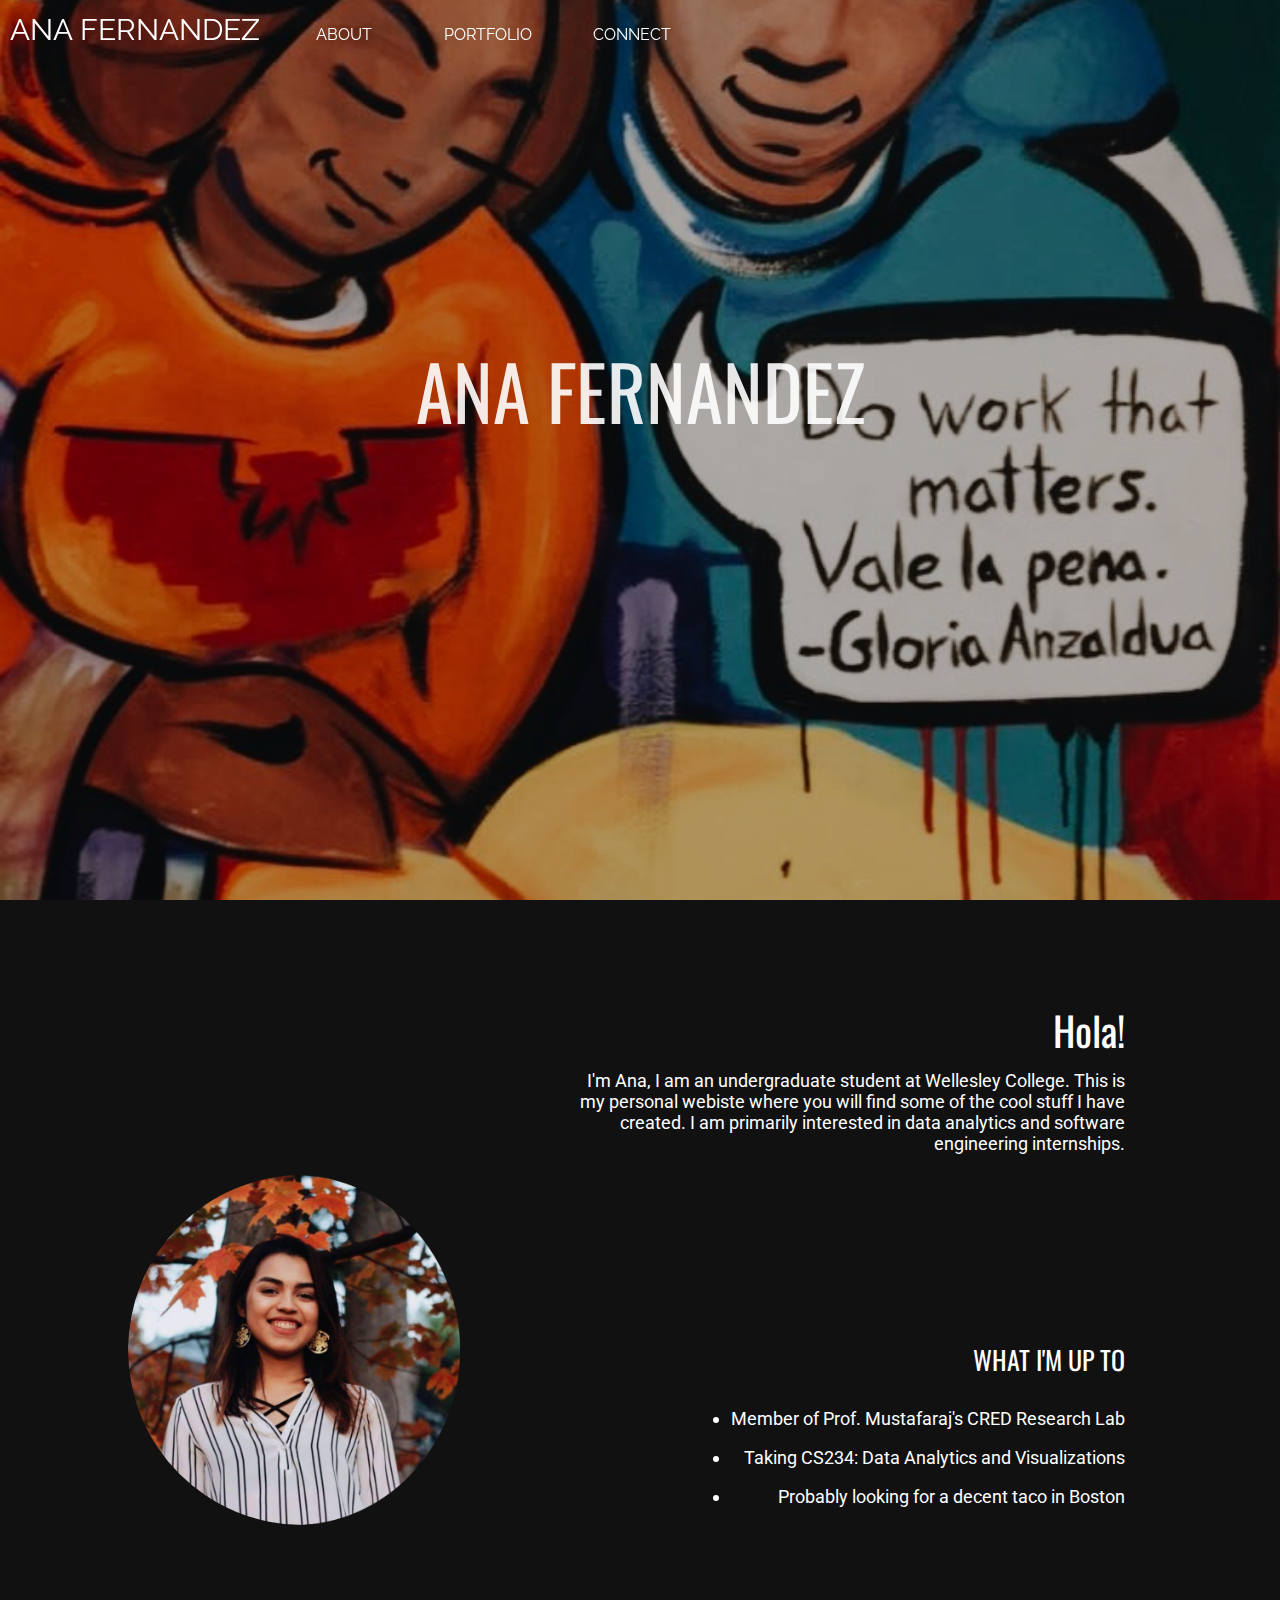
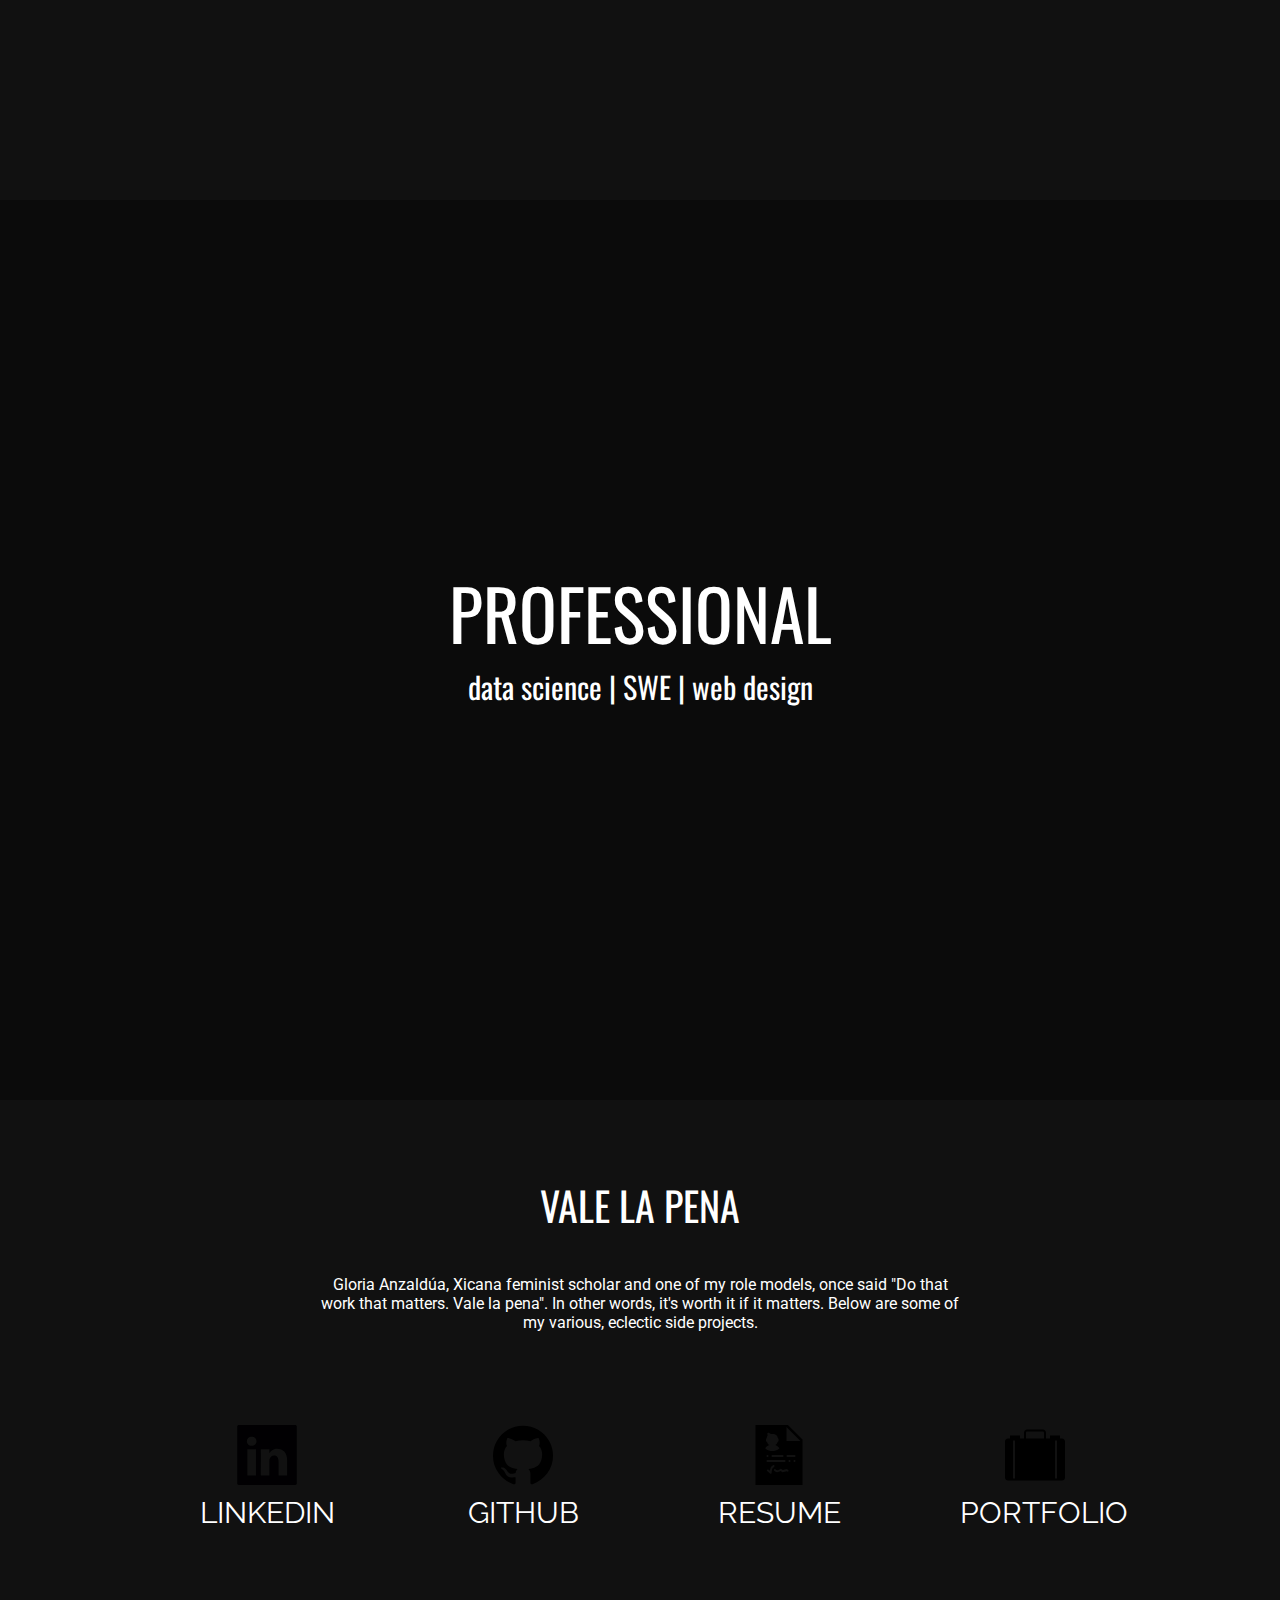
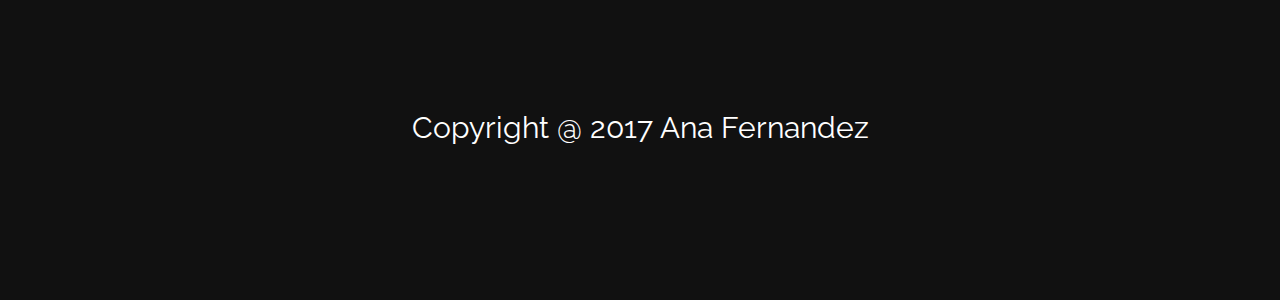
<file: version_one/index.html>
<!-- All code made by Ana Fernandez! -->
<html>
  <head>
    <title>ANA FERNANDEZ</title>
    <link rel="icon" href="assets/img/icon.png">
    <link rel="stylesheet" type="text/css" href="assets/css/style.css">
    <link href="https://fonts.googleapis.com/css?family=Oswald:300|Raleway|Roboto:300" rel="stylesheet">
    <link href="https://fonts.googleapis.com/css?family=Raleway" rel="stylesheet">
    <script src="https://ajax.googleapis.com/ajax/libs/jquery/1.11.0/jquery.min.js"></script>
    <script src="assets/javascript/script.js"></script>
    <script src="//ajax.googleapis.com/ajax/libs/jquery/2.1.1/jquery.min.js"></script>
    <script src="assets/javascript/responsive-nav.min.js"></script>
  </head>

<body>
  
<!-- NAV BAR -->
<nav class="navbar">
  <ul>
    <a class="nav-title" href="#main-section">
      ANA FERNANDEZ
    </a>
    <li>
    <a class="nav-link" href="#about-section">
      ABOUT
    </a>
    </li>
    <li>
    <a class="nav-link" href="#prof-section">
      PORTFOLIO
    </a>
    </li>
    <li>
    <a class="nav-link" href="#footer-section">
      CONNECT
    </a>
    </li>
  </ul>
</nav> 

        <!-- INTRO SECTION -->
            <div class="page-wrapper">
            <div class="section" id="main-section">
              <div class="darken"></div>
              <div class="intro1">
                <div id="anafdz">ANA FERNANDEZ</div>
                <div id="home-description" class="description">computer science | american studies | boston area</div>
              </div>
              <div class="arrow">
                <img src="assets/img/down-chevron.png" id="down-arrow">
              </div>
            </div>

        <!-- ABOUT SECTION --> 
            <div class="section" id="about-section">
              <div class="imagecircle">
                <img src="assets/img/ana.png" id="ana-pic">
              </div>
              <div id="about">
                <div id="about-me-title" class="about-me-contents" target="_blank">Hola!</div>
                <div id="about-me-paragraph" class="about-me-contents" target="_blank">I'm Ana, I am an undergraduate student at Wellesley College. This is my personal webiste where you will find some of the cool stuff I have created. I am primarily interested in data analytics and software engineering internships.
                </div>
                <div id="skills" class="about-me-contents">
                  <div id="skills-title">WHAT I'M UP TO</div>
                  <div id="skills-bullets">
                    <ul>
                      <li>Member of Prof. Mustafaraj's CRED Research Lab</li>
                    </ul>
                    <ul>
                      <li>Taking CS234: Data Analytics and Visualizations</li>
                    </ul>
                    <ul>
                      <li>Probably looking for a decent taco in Boston</li>
                    </ul>
                  </div>
                </div>
              </div>
            </div>

         <!-- PROFESSIONAL SECTION -->
          <div class="section" id="prof-section">
              <div class="darken"></div>
              <div class="intro">
                <div class="section-title">PROFESSIONAL</div>
                <div id="prof-description" class="description">data science | SWE | web design </div>
              </div>
            </div>

            <div class="section" id="resume-section">
              <div class="wrapper">
                <div id="resume-section-title" class="section-text">VALE LA PENA</div>
                <div id="resume-section-blurb" class="section-text">
                  Gloria Anzaldúa, Xicana feminist scholar and one of my role models, once said "Do that work that matters. Vale la pena". In other words, it's worth it if it matters. Below are some of my various, eclectic side projects.
                </div>
                <div class="wrapper2">
                  <a href="https://www.linkedin.com/in/ana-fdz" target="_blank" id="linkedin" class="professional-item">
                    <img src="assets/icons/linked-in-logo-key.svg" class="icon">
                    <div class="icon-caption">LINKEDIN</div>
                  </a>
                  <a href="https://github.com/anafdz" target="_blank" id="github" class="professional-item">
                    <img src="assets/icons/github-logo.svg" class="icon">
                    <div class="icon-caption">GITHUB</div>
                  </a>
                  <a href="assets/img/resume.pdf" target="_blank" id="resume" class="professional-item">
                    <img src="assets/icons/resume.svg" class="icon">
                    <div class="icon-caption">RESUME</div>
                  </a>
                  <div id="portfolio" class="professional-item">
                    <img src="assets/icons/briefcase.svg" class="icon">
                    <div class="icon-caption" id="portfolio-word">PORTFOLIO</div>
                  </div>
                </div>
              </div>
            </div>

            <div class="section" id="portfolio-section">
              <div id="portfolio-section-title" class="section-text">PROJECTS</div>
              <div id="portfolio-wrapper">
                <a href="https://github.com/annabelrothschild/SciMaps" target="_blank" class="portfolio-picture" id="wdd">
                  <!--<img src="assets/img/wdd.png" id="wdd-pic" class="portfolio-pic"> -->
                  <div class="portfolio-caption-wrapper" id="wdd-caption">
                    <div class="portfolio-caption" id="wdd-words">SCI MAPS</div>
                  </div>
                </a>
                <a href="assets/img/research.pdf" target="_blank" class="portfolio-picture" id="research">
                  <!-- <img src="assets/img/laptop.png" id="blank-pic" class="portfolio-pic"> -->
                  <div class="portfolio-caption-wrapper" id="research-caption">
                    <div class="portfolio-caption" id="research-words">HSSRP RESEARCH</div>
                  </div>
                </a>
              </div>
              <div class="arrow">
                <img src="assets/img/up-chevron.png" id="up-arrow">
              </div>
            </div>

        <!-- FOOTER SECTION --> 
            <div id="footer-section">
              <div class="wrapper" id="footer-wrapper">
                <div id="footer-section-title" class="section-text" style="font-size:30px">Copyright @ 2017 Ana Fernandez</div>   
                      </div> 
                  </div>
              </div>
                 </div>        
            </div>
            </div>

          </body>

        </html>
</file>
<file: version_one/assets/css/style.css>
/* general */

body, html {
  margin: 0;
  padding: 0;
  width: 100%;
  height: 100%;
}

a {
  text-decoration: none;
}

hr {
  color: #2C2F33;
  background-color: #2C2F33;
  border: none;
  height: 1px;
}

.upto {
  color: #2C2F33;
}

.upto:hover {
  color: #F7AF9D;
}

.section {
  width: 100%;
  height: 100%;
  position: relative;
  background-color: #111111;
}

.description {
  font-size: 30px;
  font-family: 'Oswald', sans-serif;
}

.background-pic {
  position: fixed;
  top: 0;
  left: 0;
  width: 100%;
  height: 100%;
  object-fit: cover;
}

.intro {
  position: absolute;
  width: 100%;
  height: 180px;
  top: 0;
  bottom: 0;
  left: 0;
  right: 0;
  margin: auto;
  text-align: center;
  color: white;
}

.intro1 {
  position: absolute;
  width: 100%;
  height: 180px;
  top: 0;
  bottom: 50;
  left: 0;
  right: 0;
  margin: auto;
  text-align: center;
  color: white;
}

.section-title {
  font-size: 70px;
  font-family: 'Oswald', sans-serif;
}

.darken {
  position: absolute;
  background-color: black;
  opacity: 0.3;
  width: 100%;
  height: 100%;
  top: 0px;
  top: 50%;
  left: 50%;
  transform: translateX(-50%) translateY(-50%);
}

.icon {
  position: absolute;
  width: 60px;
  left: 0;
  right: 0;
  margin: 0 auto;
}

.icon-caption {
  position: absolute;
  top: 70px;
  font-size: 30px;
  font-family: 'Raleway', sans-serif;
  text-decoration: none;
  text-align: center;
  left: 0;
  right: 0;
  margin: 0 auto;
}

.wrapper {
  position: absolute;
  text-align: center;
  width: 100%;
  height: 500px;
  top: 150px;
  bottom: 0;
  left: 0;
  right: 0;
  margin: auto;
}

.wrapper2 {
  position: relative;
  width: 100%;
  height: 70px;
  top: 250px;
}

.page-wrapper {
	height: 100%;
	width: 100%;
	-webkit-transition: all .3s;
	-moz-transition: all .3s;
	transition: all .3s;
}

/* sidebar 
.sidebar-wrapper {
	position: fixed;
  z-index: 10;
  opacity: 0.85;
	width: 280px;
	height: 100%;
	background-color: white;
	-webkit-transform: translateX(-280px);
	-webkit-transition: all 0.3s;
	-moz-transform: translateX(-280px);
	-moz-transition: all 0.3s;
	-ms-transform: translateX(-280px);
	-ms-transition: all 0.3s;
}

.sidebar-item {
	font-weight: 700;
	font-size: 18px;
	color: #5B6982;
  font-family: 'Roboto', sans-serif;
	padding-top: 15px;
	padding-bottom: 15px;
	padding-left: 20px;
	padding-right: 20px;
}

.sidebar-item:hover {
  color: black;
}

#sidebar-button {
	position: fixed;
	z-index: 100;
	left: 15px;
	top: 15px;
	cursor: pointer;
	-webkit-transition: all .3s;
	-moz-transition: all .3s;
	-o-transition: all .3s;
	transition: all .3s;
}

.sidebar-icon {
  display: inline;
  width: 30px;
}

#nav-toggle {
	position: absolute;
	left: 50%; top: 50%;
}

#nav-toggle {
	padding: 10px 30px 15px 0px;
}

#nav-toggle span, #nav-toggle span:before, #nav-toggle span:after {
	height: 3px;
	width: 30px;
	background: #BEBEBE;
	position: absolute;
	display: block;
	content: '';
}

#nav-toggle span:before {
	top: -10px;
}

#nav-toggle span:after {
	bottom: -10px;
}

.sidebar-wrapper ul {
	margin: 0;
	padding: 0;
	list-style: none;
	margin-top: 10px;
}

.no-scroll {
	overflow: hidden;
}

.button-active {
	-webkit-transform: translateX(280px);
	-moz-transform: translateX(280px);
	transform: translateX(280px);
}

.sidebar-active {
	-webkit-transform: translateX(0px);
	-moz-transform: translateX(0px);
	-o-transform: translateX(0px);
}

#main-nav ul {
  position: absolute;
  top: 10px;
}

#media-nav ul li {
  position: absolute;
  display: inline;
  bottom: 20px;
}

#gmail-circle {
  left: 7%;
}

#facebook-circle {
  left: 22%;
}

#instagram-circle {
  left: 37%;
}

#linkedin-circle {
  left: 52%;
}

#github-circle {
  left: 67%;
}
*/

/*! responsive-nav.js 1.0.39 by @anafdz */

.nav-collapse ul {
  margin: 0;
  padding: 0;
  width: 100%;
  display: block;
  list-style: none;
}

.nav-collapse li {
  width: 100%;
  display: block;
}

.js .nav-collapse {
  clip: rect(0 0 0 0);
  max-height: 0;
  position: absolute;
  display: block;
  overflow: hidden;
  zoom: 1;
}

.nav-collapse.opened {
  max-height: 9999px;
}

.nav-toggle {
  -webkit-tap-highlight-color: rgba(0,0,0,0);
  -webkit-touch-callout: none;
  -webkit-user-select: none;
  -moz-user-select: none;
  -ms-user-select: none;
  -o-user-select: none;
  user-select: none;
}

@media screen and (min-width: 40em) {
  .js .nav-collapse {
    position: relative;
  }
  .js .nav-collapse.closed {
    max-height: none;
  }
  .nav-toggle {
    display: none;
  }
}

.navbar {
  position: fixed;
  top: 0;
  left: 0;
  margin-top: 0;
  z-index: 9999;
  width: 100%;
  height: 60px;
  background-color:; 
}
  .navbar ul {
    list-style-type: none;
    margin: 0;
    padding: 0; 
}
  .navbar li {
    display: inline-block;
    font-family: 'Raleway', sans-serif;
    text-align: center;
    width: 140px; 
}
  .navbar a {
    display: inline-block; 
}
  .navbar .nav-title {
    text-decoration: none;
    font-family: Raleway, sans-serif;
    color: white;
    padding: 0 10px;
    font-size: 30px;
    line-height: 60px;
    z-index: 2000; 
}
    .navbar .nav-title h1 {
      box-shadow: 0 2px 5px 0 rgba(0, 0, 0, 0.16), 0 2px 10px 0 rgba(0, 0, 0, 0.12); 
}
  .navbar .nav-link {
    text-decoration: none;
    color: white;
    transition: all .3s ease;
    line-height: 60px;
    padding: 0 10px;
    height: 100%; 
}
  .navbar .nav-link:hover {
    background-color: #111111; 
}
  @media (max-width: 820px) {
    .navbar li {
      display: none; 
	  } 
}

/* main section */

#main-section {
  background: url("img/gloria.jpg");
  background-repeat: no-repeat;
  background-attachment: fixed;
  background-position: center;
  height: 100%;
  width: 100%;
  background-size: cover;
}

#anafdz {
  opacity: 0.9;
  font-size: 75px;
  font-family: 'Oswald', sans-serif;
}

#down-arrow {
  position: absolute;
  opacity: 0.8;
  height: 50px;
  bottom: 10;
  margin: auto;
  left: 0;
  right: 0;
  animation: UpDown 2s linear infinite;
}

@keyframes UpDown {
  0 {
    bottom: 10;
  } 50% {
    bottom: 30;
  } 100% {
    bottom: 10;
  }
}

#down-arrow:hover {
  opacity: 1;
  cursor: pointer;
}

/* about section */

.about-me-contents {
  position: absolute;
  text-align: center;
  font-family: 'Raleway', sans-serif;
  font-family: 'Roboto', sans-serif;
  color: #FFFFFF;
}

#icon-pattern {
  position: relative;
}

.imagecircle {
    width: 350px;
    height: 350px;
    overflow: hidden;
    border-radius: 50%;
    position: absolute;
    margin: auto;
    top: 0;
    bottom: 0;
    left: 0;
    right: 675;
}

#ana-pic {
    display: inline;
    margin: 0 auto;
    height: 100%;
    width: auto;
    object-fit: cover;
}

#about {
  position: absolute;
  width: 550px;
  top: 100px;
  bottom: 0;
  left: 420;
  right: 0;
  margin: auto;
  text-align: right;
}

#about-me-title {
  font-size: 40px;
  right: 0;
  font-family: 'Oswald', sans-serif;
}

#about-me-paragraph {
  top: 70px;
  font-size: 18px;
  width: 100%;
  text-align: right;
}

#skills-title {
  font-size: 26px;
  text-align: right;
  font-family: 'Oswald', sans-serif;
}

#skills {
  font-size: 18px;
  width: 500px;
  right: 0;
}

#skills {
  top: 340px;
}

#skills-bullets {
  position: absolute;
  text-align: right;
  top: 50px;
  right: 0;
}

/* professional section */

#prof-section {
  background-image: url("img/robogals.jpg");
  background-repeat: no-repeat;
  background-attachment: fixed;
  background-position: center;
  height: 100%;
  width: 100%;
  background-size: cover;
}

/* resume section */

#resume-section {
  height: 500px;
  background-color: #111111;
}

.professional-item {
  position: absolute;
  display: inline-block;
  color: #FFFFFF;
  vertical-align: middle;
  cursor: pointer;
  width: 150px;
  height: 150px;
}

.professional-item:hover {
  cursor: pointer;
  font-weight: bold; /* how to keep portfolio bold when section is open? jquery */
}

.section-text {
  position: absolute;
  /*font-family: 'Raleway', sans-serif;*/
  font-family: 'Roboto', sans-serif;
  color: #FFFFFF;
  text-align: center;
  width: 650px;
  left: 0;
  right: 0;
  margin: 0 auto;
}

#resume-section-title {
  font-size: 40px;
  font-family: 'Oswald', sans-serif;
}

#resume-section-blurb {
  top: 100px;
}

#linkedin {
  left: 15%;
}

#github {
  left: 35%;
}

#resume {
  left: 55%;
}

#portfolio {
  left: 75%;
}

/* portfolio section */

#portfolio-section {
  height: 530px;
  background-color: #111111;
}

#portfolio-section-title {
  font-size: 40px;
  font-family: 'Oswald', sans-serif;
}

#portfolio-wrapper {
  position: relative;
  width: 1250px;
  left: 0;
  right: 0;
  margin: auto;
}

#wdd {
  left: 5%;
}

#research {
  right: 5%;
}

.portfolio-pic {
  object-fit: cover;
  opacity: 0.9;
}

#wdd-pic {
  width: 550px;
  height: 300px;
}

#blank-pic {
  width: 550px;
  height: 300px;
}

.portfolio-picture {
  position: absolute;
  width: 550px;
  height: 300px;
  top: 100px;
  cursor: pointer;
}

.portfolio-caption-wrapper {
  position: absolute;
  width: 470px;
  height: 220px;
  top: 0;
  bottom: 0;
  left: 0;
  right: 0;
  margin: auto;
  border: solid white;
  border-width: 5px;
  opacity: 0.8;
  z-index: 1;
}

.portfolio-caption {
  position: absolute;
  font-size: 36px;
  font-weight: bold;
  font-family: 'Oswald', sans-serif;
  color: white;
  text-align: center;
  width: 470px;
  height: 28px;
  top: 0;
  bottom: 0;
  left: 0;
  right: 0;
  margin: auto;
}

#wdd-words {
  bottom: 36px;
}

#up-arrow {
  position: absolute;
  opacity: 0.7;
  height: 50px;
  bottom: 30;
  margin: auto;
  left: 0;
  right: 0;
}

#up-arrow:hover {
  opacity: 1;
  cursor: pointer;
}

/* personal section */

#personal-section {
  background-image: url("img/pao-y-yo.jpg");
  background-repeat: no-repeat;
  background-attachment: fixed;
  background-position: center;
  height: 100%;
  width: 100%;
  background-size: cover;
}

/* hobbies section */
#hobbies-section {
  height: 1000px;
  background-color: #111111;
}

#hobbies-wrapper {
  height: 1000px;
}

#hobbies-wrapper2 {
  position: relative;
  width: 100%;
  height: 1000px;
}

#hobbies-wrapper3 {
  position: relative;
  top: 250px;
  left: 0;
  right: 0;
  margin: auto;
  width: 1245px;
}

#hobbies-section-title {
  font-size: 40px;
  font-family: 'Oswald', sans-serif;
}

#hobbies-section-blurb {
  top: 70px;
}

.hobbies-picture {
  position: absolute;
}

#hobbies-pic {
  position: absolute;
}

.hobbies-caption-wrapper1 {
  display: none;
  position: absolute;
  width: 560px;
  height: 260px;
  top: 0;
  bottom: 0;
  left: 0;
  right: 0;
  margin: auto;
  background-color: white;
  opacity: 0.8;
  z-index: 1;
}

.hobbies-caption-wrapper2 {
  display: none;
  position: absolute;
  width: 470px;
  height: 260px;
  top: 0;
  bottom: 0;
  left: 0;
  right: 0;
  margin: auto;
  background-color: white;
  opacity: 0.8;
  z-index: 1;
}

.hobbies-caption-title {
  position: absolute;
  color: #FFFFFF;
  text-align: left;
  font-family: "Oswald", sans-serif;
  font-size: 24px;
  font-weight: bold;
  padding: 30px;
}

.hobbies-caption {
  position: absolute;
  color: #111111;
  text-align: left;
  font-family: 'Roboto', sans-serif;
  font-size: 16px;
  z-index: 2;
  padding: 30px;
  bottom: 0;
  margin: auto;
}


#golf-pic, #symphony-pic {
  width: 600px;
  max-width: 100%;
  height: 300px;
  object-fit: cover;
}

#camping-pic, #photography-pic {
  width: 510px;
  max-width: 100%;
  height: 300px;
  object-fit: cover;
}

#golf {
  left: 5%;
  -webkit-filter: grayscale(0%);
  -webkit-transition: .5s ease-in-out;
  -moz-filter: grayscale(100%);
  -moz-transition: .5s ease-in-out;
  -o-filter: grayscale(100%);
  -o-transition: .5s ease-in-out;
}


#camping {
  right: 5%;
  -webkit-filter: grayscale(0%);
  -webkit-transition: .5s ease-in-out;
  -moz-filter: grayscale(100%);
  -moz-transition: .5s ease-in-out;
  -o-filter: grayscale(100%);
  -o-transition: .5s ease-in-out;
}


#photography {
  top: 310px;
  left: 5%;
  -webkit-filter: grayscale(0%);
  -webkit-transition: .5s ease-in-out;
  -moz-filter: grayscale(100%);
  -moz-transition: .5s ease-in-out;
  -o-filter: grayscale(100%);
  -o-transition: .5s ease-in-out;
}

#symphony {
  top: 310px;
  right: 5%;
  -webkit-filter: grayscale(0%);
  -webkit-transition: .5s ease-in-out;
  -moz-filter: grayscale(100%);
  -moz-transition: .5s ease-in-out;
  -o-filter: grayscale(100%);
  -o-transition: .5s ease-in-out;
}

/*#symphony:hover {
  -webkit-filter: grayscale(100%);
  -webkit-transition: .5s ease-in-out;
  -moz-filter: grayscale(0%);
  -moz-transition: .5s ease-in-out;
  -o-filter: grayscale(0%);
  -o-transition: .5s ease-in-out;
}*/

/* footer section */

#footer-section {
  background-image: url(img/pao-y-yo.jpg);
  background-repeat: no-repeat;
  background-attachment: fixed;
  background-position: center;
  height: 100%;
  width: 100%;
  background-size: cover;
  position: relative;
  height: 300px;
  background-color: #111111;
}

#footer-wrapper {
  height: 200px; /* height and top add up to height of footer-section */
  top: 20px;
  bottom: 0;
  left: 0;
  right: 0;
  margin: auto;
}

#footer-wrapper2 {
  position: relative;
  width: 100%;
  top: 0;
}

.footer-item {
  position: absolute;
  display: inline-block;
  color: white;
  vertical-align: middle;
  top: 170px;
  width: 150px;
  height: 150px;
}

.footer-item:hover {
  cursor: pointer;
  font-weight: bold;
}

#footer-section-title {
  font-family: 'Raleway', sans-serif;
  font-size: 40px;
  color: white;
  top: 50px;
}

#email-info {
  position: absolute;
  text-align: center;
  font-family: 'Inconsolata', monospace;
  top: 110;
  left: 0;
  right: 0;
  margin: 0 auto;
}


#email {
  left: 15%;
}

#facebook {
  left: 35%;
}

#instagram {
  left: 55%;
}

#snapchat {
  left: 75%;
}

#credits {
  position: absolute;
  font-family: 'Raleway', sans-serif;
  color: white;
  z-index: 1;
  left: 0;
  right: 0;
  top: 320;
  margin: auto;
}
#copyright {
  position: absolute;
  font-family: 'Raleway', sans-serif;
  color: white;
  z-index: 1;
  left: 0;
  right: 0;
  top: 350;
  margin: auto;
}

/* smaller screens */
@media only screen and (max-width: 1200px) {

  #golf-pic, #symphony-pic {
    width: 520px;
    max-width: 100%;
    height: 300px;
    object-fit: cover;
  }

  #camping-pic, #photography-pic {
    width: 470px;
    max-width: 100%;
    height: 300px;
    object-fit: cover;
  }

  #hobbies-wrapper3 {
    position: relative;
    top: 250px;
    left: 0;
    right: 0;
    margin: auto;
    width: 1110px;
  }

  .hobbies-caption-wrapper1 {
    display: none;
    position: absolute;
    width: 480px;
    height: 260px;
    top: 0;
    bottom: 0;
    left: 0;
    right: 0;
    margin: auto;
    background-color: white;
    opacity: 0.8;
    z-index: 1;
  }

  .hobbies-caption-wrapper2 {
    display: none;
    position: absolute;
    width: 440px;
    height: 260px;
    top: 0;
    bottom: 0;
    left: 0;
    right: 0;
    margin: auto;
    background-color: white;
    opacity: 0.8;
    z-index: 1;
  }

  .hobbies-caption {
    font-size: 16px;
  }

  #portfolio-wrapper {
    width: 950px;
  }

  #wdd-pic, #blank-pic, .portfolio-picture {
    width: 400px;
  }

  .portfolio-caption-wrapper {
    width: 320px;
  }

  .portfolio-caption {
    bottom: 32px;
    width: 320px;
  }

}

@media only screen and (max-width: 1100px) {

  #golf-pic, #symphony-pic, #camping-pic, #photography-pic {
    width: 370px;
    max-width: 100%;
    height: 300px;
    object-fit: cover;
  }

  #hobbies-wrapper3 {
    position: relative;
    top: 250px;
    left: 0;
    right: 0;
    margin: auto;
    width: 835px;
  }

  .hobbies-caption-wrapper1, .hobbies-caption-wrapper2 {
    display: none;
    position: absolute;
    width: 330px;
    height: 260px;
    top: 0;
    bottom: 0;
    left: 0;
    right: 0;
    margin: auto;
    background-color: white;
    opacity: 0.8;
    z-index: 1;
  }

  .hobbies-caption {
    font-size: 14px;
    top: 15;
  }

  .hobbies-caption-title {
    padding: 15px;
    left: 15px;
    font-size: 20px;
  }

}

@media only screen and (max-width: 1000px) {

  #linkedin, #email {
    left: 10%;
  }

  #github, #facebook {
    left: 30%;
  }

  #resume, #instagram {
    left: 50%;
  }

  #portfolio, #snapchat {
    left: 70%;
  }

  .imagecircle {
    left: 80px;
    width: 300px;
    height: 300px;
  }

  #about {
    left: 400px;
  }

  #major-year, #skills {
    left: 240px;
  }

}

@media only screen and (max-width: 900px) {

  #portfolio-wrapper {
    width: 700px;
  }

  #wdd-pic, #blank-pic, .portfolio-picture {
    width: 300px;
  }

  .portfolio-caption-wrapper {
    width: 220px;
  }

  .portfolio-caption {
    bottom: 32px;
    width: 220px;
  }

  #wdd-words {
    bottom: 80px;
  }

  #blank-words {
    bottom: 50px;
  }

}

@media only screen and (max-width: 850px) {

  .icon-caption {
    font-size: 18px;
  }

  #about-section {
    height: 1100px;
  }

  #icon-pattern {
    object-fit: cover;
  }

  .imagecircle {
    width: 400px;
    height: 400px;
    overflow: hidden;
    border-radius: 50%;
    position: absolute;
    margin: auto;
    top: 0;
    bottom: 500;
    left: 0;
    right: 0;
  }

  #about {
    position: absolute;
    width: 70%;
    top: 560;
    bottom: 0;
    /*left: 0;*/
    /*right: 0;*/
    margin: auto;
    text-align: right;
  }

  #about-me-title {
    font-size: 40px;
    left: 0;
    right: 0;
    margin: auto;
    text-align: right;
  }

  #about-me-paragraph {
    top: 120px;
    font-size: 18px;
    text-align: right;
  }

  #major-year, #skills {
    left: 320px;
  }

  #linkedin, #email {
    left: 12%;
  }

  #github, #facebook {
    left: 32%;
  }

  #resume, #instagram {
    left: 52%;
  }

  #portfolio, #snapchat {
    left: 72%;
  }

  #hobbies-section {
    height: 1800px;
  }

  #golf-pic {
    width: 100%;
    max-width: 100%;
    height: 300px;
    object-fit: cover;
  }

  #symphony-pic {
    width: 100%;
    max-width: 100%;
    height: 300px;
    object-fit: cover;
    top: 340px;
  }

  #camping-pic {
    position: relative;
    width: 600px;
    max-width: 100%;
    height: 300px;
    object-fit: cover;
    top: 620px;
  }

  #photography-pic {
    position: relative;
    width: 600px;
    max-width: 100%;
    height: 300px;
    object-fit: cover;
    top: 620px;
  }

  #hobbies-wrapper {
    height: 1800px;
  }

  #hobbies-wrapper2 {
    position: relative;
    width: 100%;
    height: 1800px;
  }

  #hobbies-wrapper3 {
    position: relative;
    top: 250px;
    left: 0;
    right: 0;
    margin: auto;
    width: 600px;
    height: 1800px;
  }

  .hobbies-caption-wrapper1, .hobbies-caption-wrapper2 {
    display: none;
    position: absolute;
    width: 560px;
    height: 260px;
    top: 0;
    bottom: 0;
    left: 0;
    right: 0;
    margin: auto;
    background-color: white;
    opacity: 0.8;
    z-index: 1;
  }

  .hobbies-caption {
    font-size: 14px;
  }

  .hobbies-caption-title {
    padding: 15px;
    left: 15px;
    font-size: 20px;
  }

}

 /* iPhone 6/7 (portrait) */
 @media only screen
   and (min-device-width: 375px)
   and (max-device-width: 667px)
   and (-webkit-min-device-pixel-ratio: 2)
   and (orientation: portrait) {

  /* general */
  .description {
    margin-top: 20px;
    display: none;
  }

  #sidebar-button, #nav-toggle {
    display: none;
  }

  #about-section {
    height: 2500px;
  }

  #resume-section {
    height: 2000px;
  }

  #hobbies-section {
    height: 3000px;
  }

  #prof-section, #personal-section {
    height: 60%;
  }

  #footer-section {
    height: 800px;
  }

  #linkedin, #email {
    left: 13.5%;
  }

  #github, #facebook {
    left: 33.5%;
  }

  #resume, #instagram {
    left: 53.5%;
  }

  #portfolio, #snapchat {
    left: 73.5%;
  }

  /* main section */
  #anafdz {
    font-size: 250px;
  }

  .section-title {
    font-size: 150px;
  }

  #home-description {
    display: none;
  }

  #down-arrow {
    width: 150px;
    height: 150px;
  }

  /* about section */

  #about-section {
    height: 3500px;
  }

  .imagecircle {
    width: 600px;
    height: 600px;
    overflow: hidden;
    border-radius: 50%;
    position: absolute;
    margin: auto;
    top: 0;
    bottom: 2500;
    left: 0;
    right: 0;
  }

  #about {
    position: absolute;
    width: 700px;
    top: 850;
    bottom: 0;
    left: 0;
    right: 0;
    margin: auto;
    text-align: center;
  }

  #about-me-title {
    top: 100;
    font-family: 'Raleway', sans-serif;
  }

  #about-me-title, #resume-section-title, #portfolio-section-title, #hobbies-section-title, #footer-section-title {
    font-size: 100px;
    font-family: 'Raleway', sans-serif;
  }

  #about-me-paragraph, #major-year, #skills, #resume-section-blurb, #hobbies-section-blurb {
    font-size: 60px;
  }

  #about-me-paragraph {
    top: 370px;
    left: 0px;
    width: 700px;
  }

  #major-title, #year-title, #skills-title {
    font-size: 80px;
    font-family: 'Raleway', sans-serif;
  }

  #major-year {
    left: 0;
    width: 900px;
    top: 1350px;
  }

  #skills {
    width: 900px;
    top: 2100px;
  }

  #major-title, #major, #year-title, #year {
    position: absolute;
    width: 900px;
    left: 0;
    margin: auto;
  }

  #major {
    width: 900px;
    top: 130px;
  }

  #year-title {
    width: 900px;
    top: 350px;
  }

  #year {
    width: 900px;
    top: 570px;
  }

  #skills-bullets {
    position: absolute;
    width: 900px;
    text-align: left;
    top: 50px;
  }

  #major-year, #skills {
    left: 0px;
    width: 100%;
  }

  /* resume section */
  .wrapper {
    height: 2000px;
  }

  .wrapper2 {
    height: 120px;
    top: 1650px;
  }

  #resume-section-title {
    top: 60px;
  }

  #resume-section-blurb {
    top: 320px;
  }

  /* portfolio section */
  #portfolio-section {
    height: 1800px;
  }

  #portfolio-wrapper {
    height: 1800px;
  }

  #up-arrow {
    width: 120px;
    height: 120px;
    bottom: 100px;
  }

  .portfolio-picture {
    width: 900px;
    height: 500px;
    top: 300px;
  }

  .portfolio-caption-wrapper {
    opacity: 1;
    width: 800px;
    height: 400px;
  }

  .portfolio-caption {
    font-size: 60px;
    width: 800px;
    height: 60px;
    top: 150px;
  }

  #wdd-pic, #blank-pic {
    width: 900px;
    height: 500px;
  }

  #wdd-pic {
    left: 0;
    right: 0;
  }

  #wdd {
    top: 400px;
  }

  #blank {
    top: 950px;
    left: 0;
    right: 0;
  }

  /* hobbies section */
  #hobbies-wrapper {
    height: 3000px;
  }

  #hobbies-wrapper2 {
    height: 3000px;
  }

  #hobbies-wrapper3 {
    top: 2000px;
  }

  #hobbies-section-title {
    top: 50px;
  }

  #hobbies-section-blurb {
    top: 350px;
  }

  #hobbies-caption-wrapper1, #hobbies-caption-wrapper2 {

  }

  /* footer section */
  #footer-wrapper {
    height: 400px;
    width: 100%;
  }

  #footer-wrapper2 {
    height: 100%;
    width: 100%;
  }

  #footer-section-title {
    top: 100px;
  }

  #credits {
    top: 550;
    font-size: 50px;
    width: 70%;
  }

  .footer-item {
    top: 325;
  }

  .icon {
    width: 120px;
  }

  .icon-caption {
    display: none;
  }

  #email-info, #snapchat-info {
    font-size: 50px;
  }

}
</file>
